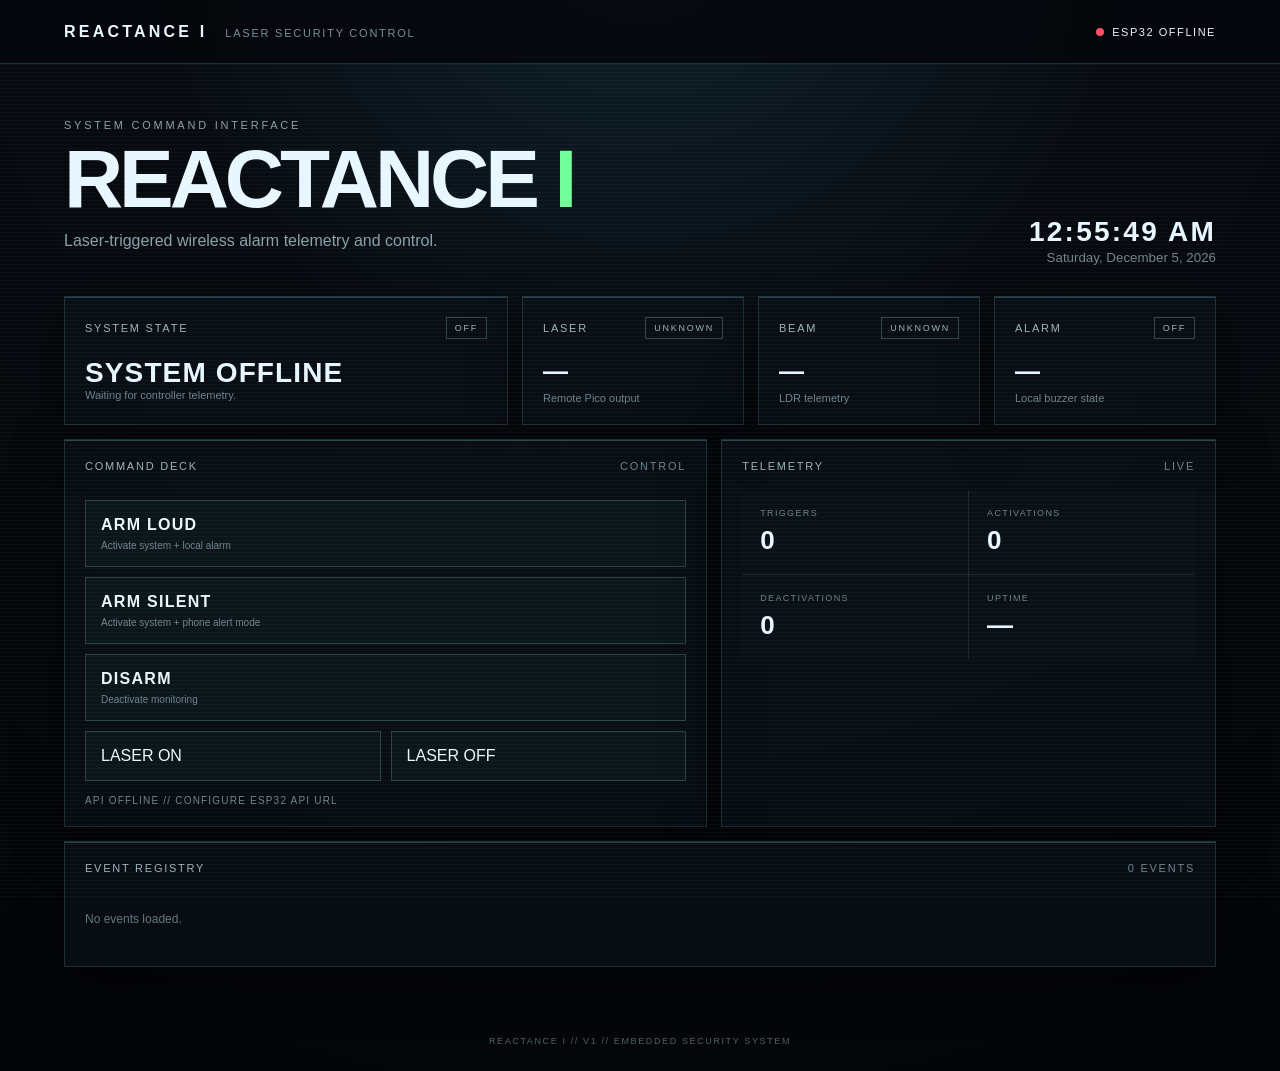
<file: index.html>
<!doctype html>
<html lang="en">
<head>
  <meta charset="UTF-8">
  <meta name="viewport" content="width=device-width,initial-scale=1">
  <meta http-equiv="refresh" content="0; url=website/">
  <title>Reactance I</title>
</head>
<body>
  <p>Loading Reactance I Dashboard…</p>
  <script>window.location.replace('website/');</script>
</body>
</html>
</file>
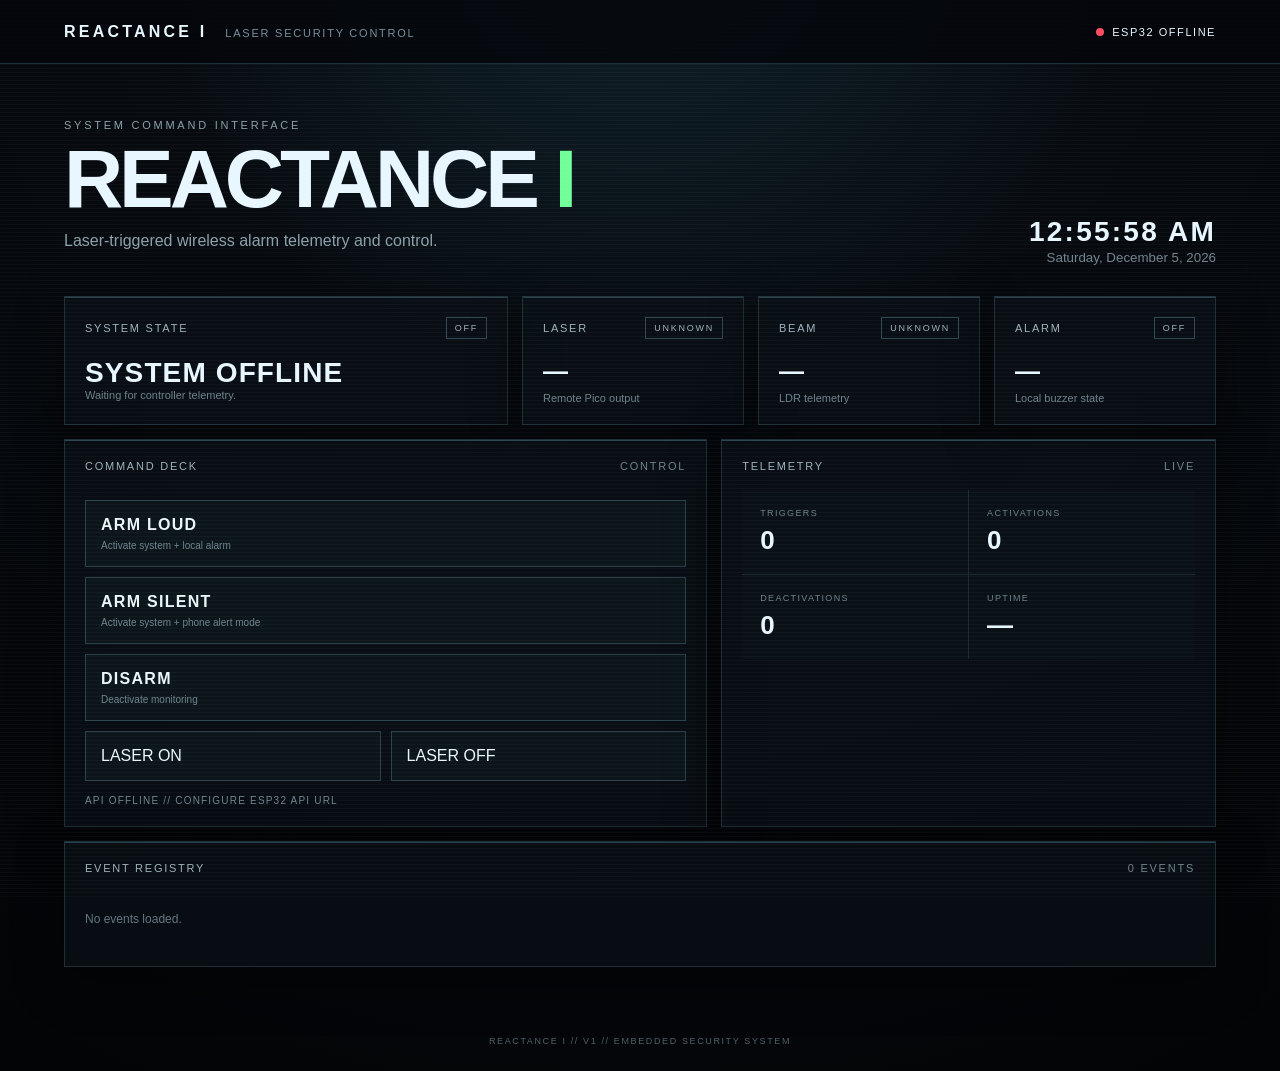
<file: website/index.html>
<!doctype html>
<html lang="en">
<head>
  <meta charset="UTF-8" />
  <meta name="viewport" content="width=device-width, initial-scale=1.0" />
  <meta name="theme-color" content="#05070b" />
  <title>REACTANCE I // SECURITY CONTROL</title>
  <link rel="stylesheet" href="style.css" />
</head>
<body>
  <div class="scanlines"></div>
  <header class="topbar">
    <div><span class="brand">REACTANCE I</span><span class="subtitle">LASER SECURITY CONTROL</span></div>
    <div class="connection"><span id="connectionDot" class="dot offline"></span><span id="connectionText">OFFLINE</span></div>
  </header>

  <main class="shell">
    <section class="hero">
      <div><p class="eyebrow">SYSTEM COMMAND INTERFACE</p><h1>REACTANCE <span>I</span></h1><p>Laser-triggered wireless alarm telemetry and control.</p></div>
      <div class="clock"><div id="clock">--:--:--</div><small id="date">----</small></div>
    </section>

    <section class="status-grid">
      <article class="panel main-status"><div class="panel-head"><span>SYSTEM STATE</span><span id="systemBadge" class="badge">OFF</span></div><div id="systemState" class="state">SYSTEM OFFLINE</div><div id="stateDetail" class="muted">Waiting for controller telemetry.</div></article>
      <article class="panel"><div class="panel-head"><span>LASER</span><span id="laserBadge" class="badge">UNKNOWN</span></div><div id="laserStatus" class="metric">—</div><div class="muted">Remote Pico output</div></article>
      <article class="panel"><div class="panel-head"><span>BEAM</span><span id="beamBadge" class="badge">UNKNOWN</span></div><div id="beamStatus" class="metric">—</div><div class="muted">LDR telemetry</div></article>
      <article class="panel"><div class="panel-head"><span>ALARM</span><span id="alarmBadge" class="badge">OFF</span></div><div id="alarmStatus" class="metric">—</div><div class="muted">Local buzzer state</div></article>
    </section>

    <section class="control-grid">
      <article class="panel controls"><div class="panel-head"><span>COMMAND DECK</span><span class="muted">CONTROL</span></div>
        <button data-command="arm_loud" class="cmd loud">ARM LOUD<span>Activate system + local alarm</span></button>
        <button data-command="arm_silent" class="cmd silent">ARM SILENT<span>Activate system + phone alert mode</span></button>
        <button data-command="disarm" class="cmd danger">DISARM<span>Deactivate monitoring</span></button>
        <div class="mode-row"><button data-command="laser_on" class="mini">LASER ON</button><button data-command="laser_off" class="mini">LASER OFF</button></div>
        <div id="commandResult" class="command-result">READY</div>
      </article>
      <article class="panel telemetry"><div class="panel-head"><span>TELEMETRY</span><span class="muted">LIVE</span></div>
        <div class="telemetry-grid"><div><small>TRIGGERS</small><strong id="triggerCount">0</strong></div><div><small>ACTIVATIONS</small><strong id="activationCount">0</strong></div><div><small>DEACTIVATIONS</small><strong id="deactivationCount">0</strong></div><div><small>UPTIME</small><strong id="uptime">—</strong></div></div>
      </article>
    </section>

    <section class="panel registry"><div class="panel-head"><span>EVENT REGISTRY</span><span id="eventCount" class="muted">0 EVENTS</span></div><div id="events" class="events"><div class="empty">No events loaded.</div></div></section>
  </main>
  <footer>REACTANCE I // V1 // EMBEDDED SECURITY SYSTEM</footer>
  <script src="app.js"></script>
</body>
</html>
</file>
<file: website/style.css>
:root{font-family:Arial,Helvetica,sans-serif;color:#e8f7ff;background:#05070b;font-synthesis:none}*{box-sizing:border-box}body{margin:0;min-height:100vh;background:radial-gradient(circle at 50% -10%,#10232d 0,#070b10 38%,#030406 100%);color:#e8f7ff}.scanlines{position:fixed;inset:0;pointer-events:none;opacity:.06;background:repeating-linear-gradient(0deg,transparent 0,transparent 3px,#fff 4px);z-index:10}.topbar{height:64px;border-bottom:1px solid #1d3038;display:flex;align-items:center;justify-content:space-between;padding:0 5vw;background:#05070bd9;position:sticky;top:0;z-index:20}.brand{font-weight:900;letter-spacing:.2em}.subtitle{margin-left:18px;color:#78909c;font-size:11px;letter-spacing:.16em}.connection{font-size:11px;letter-spacing:.14em}.dot{display:inline-block;width:8px;height:8px;border-radius:50%;margin-right:8px;background:#71808a}.dot.online{background:#53ff8b;box-shadow:0 0 14px #53ff8b}.dot.offline{background:#ff4f62}.shell{width:min(1200px,90vw);margin:0 auto;padding:44px 0}.hero{display:flex;justify-content:space-between;gap:30px;align-items:end;margin-bottom:30px}.eyebrow{font-size:11px;letter-spacing:.25em;color:#6d8994}.hero h1{font-size:clamp(38px,7vw,82px);line-height:.9;margin:8px 0 14px;letter-spacing:-.05em}.hero h1 span{color:#72ff9a}.hero p{color:#8ba1aa}.clock{text-align:right;font-variant-numeric:tabular-nums}.clock div{font-size:28px;font-weight:700;letter-spacing:.08em}.clock small{color:#73858e}.status-grid{display:grid;grid-template-columns:2fr 1fr 1fr 1fr;gap:14px}.control-grid{display:grid;grid-template-columns:1.3fr 1fr;gap:14px;margin-top:14px}.panel{border:1px solid #1d3038;background:#091016cc;box-shadow:0 14px 50px #0007;padding:20px;position:relative;overflow:hidden}.panel:before{content:"";position:absolute;top:0;left:0;right:0;height:1px;background:#29424c}.panel-head{display:flex;justify-content:space-between;align-items:center;font-size:11px;letter-spacing:.16em;color:#9eb2ba;margin-bottom:18px}.badge{border:1px solid #314952;padding:5px 8px;font-size:9px}.state{font-size:28px;font-weight:900;letter-spacing:.04em}.metric{font-size:25px;font-weight:800;margin:6px 0}.muted{color:#6e838c;font-size:11px}.badge.active,.metric.active{color:#62ff98}.badge.alert{color:#ff5369}.controls{display:grid;gap:10px}.cmd,.mini{font:inherit;text-align:left;color:#eaf7fa;background:#0b151a;border:1px solid #29424b;padding:15px;cursor:pointer;transition:.15s}.cmd{font-weight:800;letter-spacing:.08em}.cmd span{display:block;font-size:10px;color:#6f858e;font-weight:400;margin-top:6px;letter-spacing:0}.cmd:hover,.mini:hover{border-color:#65ff9b;box-shadow:0 0 22px #65ff9b22}.cmd.active{border-color:#65ff9b;box-shadow:inset 3px 0 #65ff9b,0 0 20px #65ff9b1a}.cmd.danger:hover{border-color:#ff5268}.mode-row{display:grid;grid-template-columns:1fr 1fr;gap:10px}.command-result{font-size:10px;color:#6f858e;letter-spacing:.12em;padding-top:4px}.telemetry-grid{display:grid;grid-template-columns:1fr 1fr;gap:1px;background:#1c2b31}.telemetry-grid div{background:#091016;padding:18px}.telemetry-grid small{display:block;color:#6e838c;font-size:9px;letter-spacing:.15em}.telemetry-grid strong{display:block;font-size:26px;margin-top:7px}.registry{margin-top:14px}.events{display:flex;flex-direction:column;gap:6px}.event{display:grid;grid-template-columns:150px 1fr auto;gap:15px;padding:11px;border-bottom:1px solid #17262c;font-size:11px}.event .time{color:#6e838c}.event .type{font-weight:800}.empty{color:#637780;font-size:12px;padding:20px 0}footer{text-align:center;color:#4f626a;font-size:9px;letter-spacing:.18em;padding:25px}@media(max-width:850px){.status-grid,.control-grid{grid-template-columns:1fr 1fr}.main-status{grid-column:1/-1}.hero{align-items:start}.clock{display:none}}@media(max-width:560px){.status-grid,.control-grid{grid-template-columns:1fr}.event{grid-template-columns:1fr;gap:4px}.topbar{padding:0 5vw}.subtitle{display:none}}
</file>
